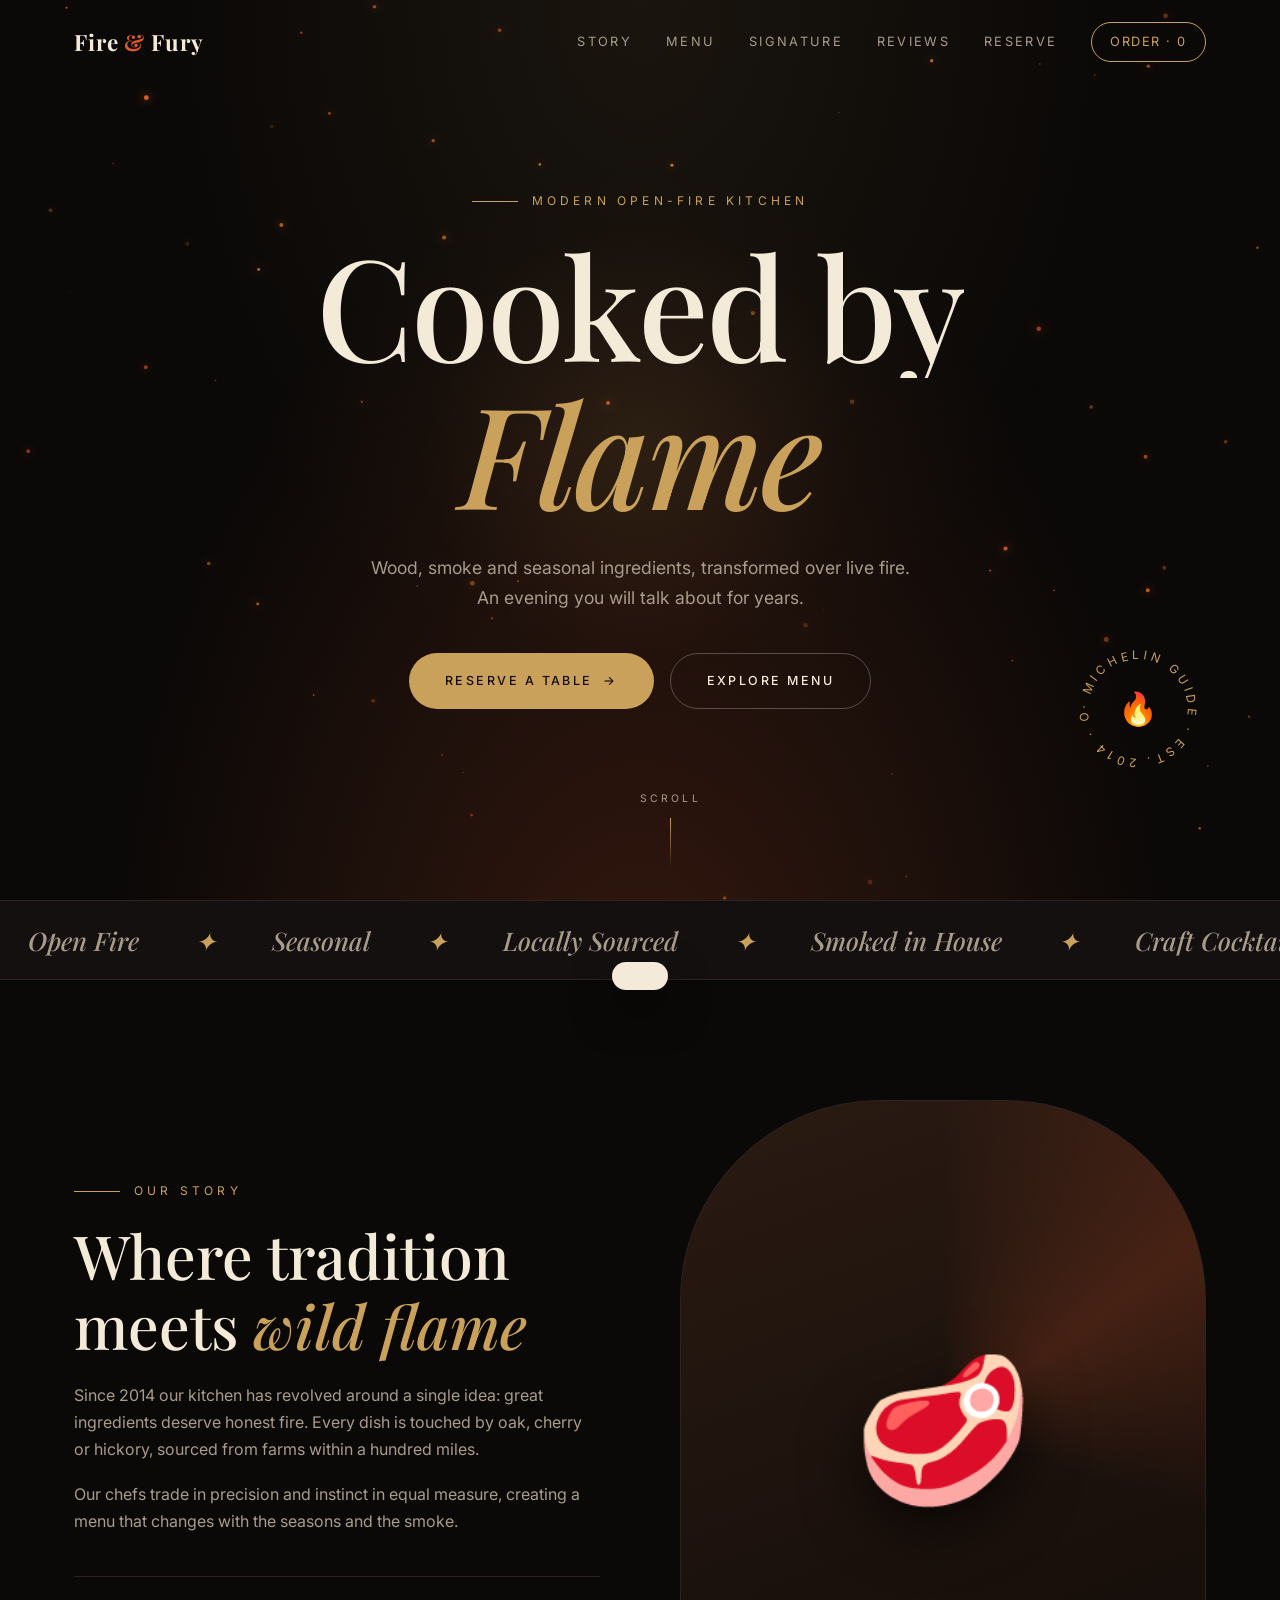
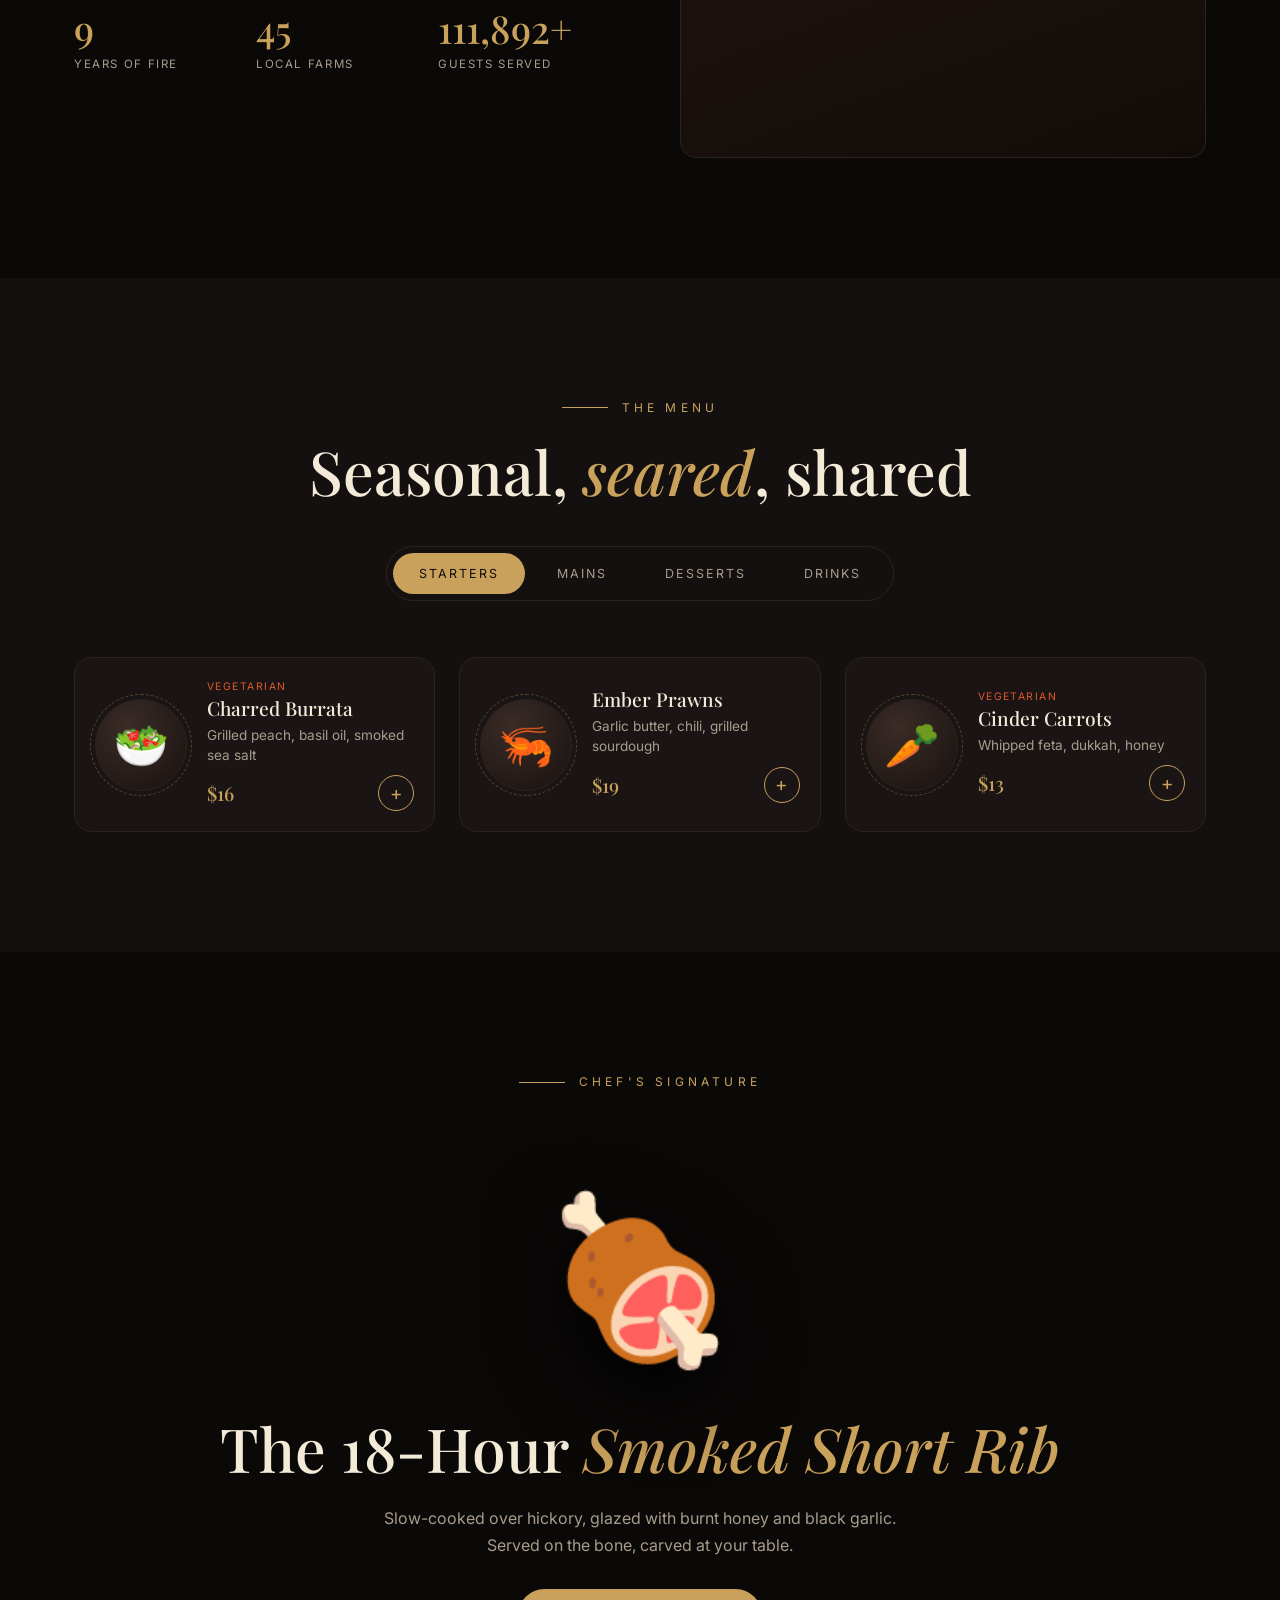
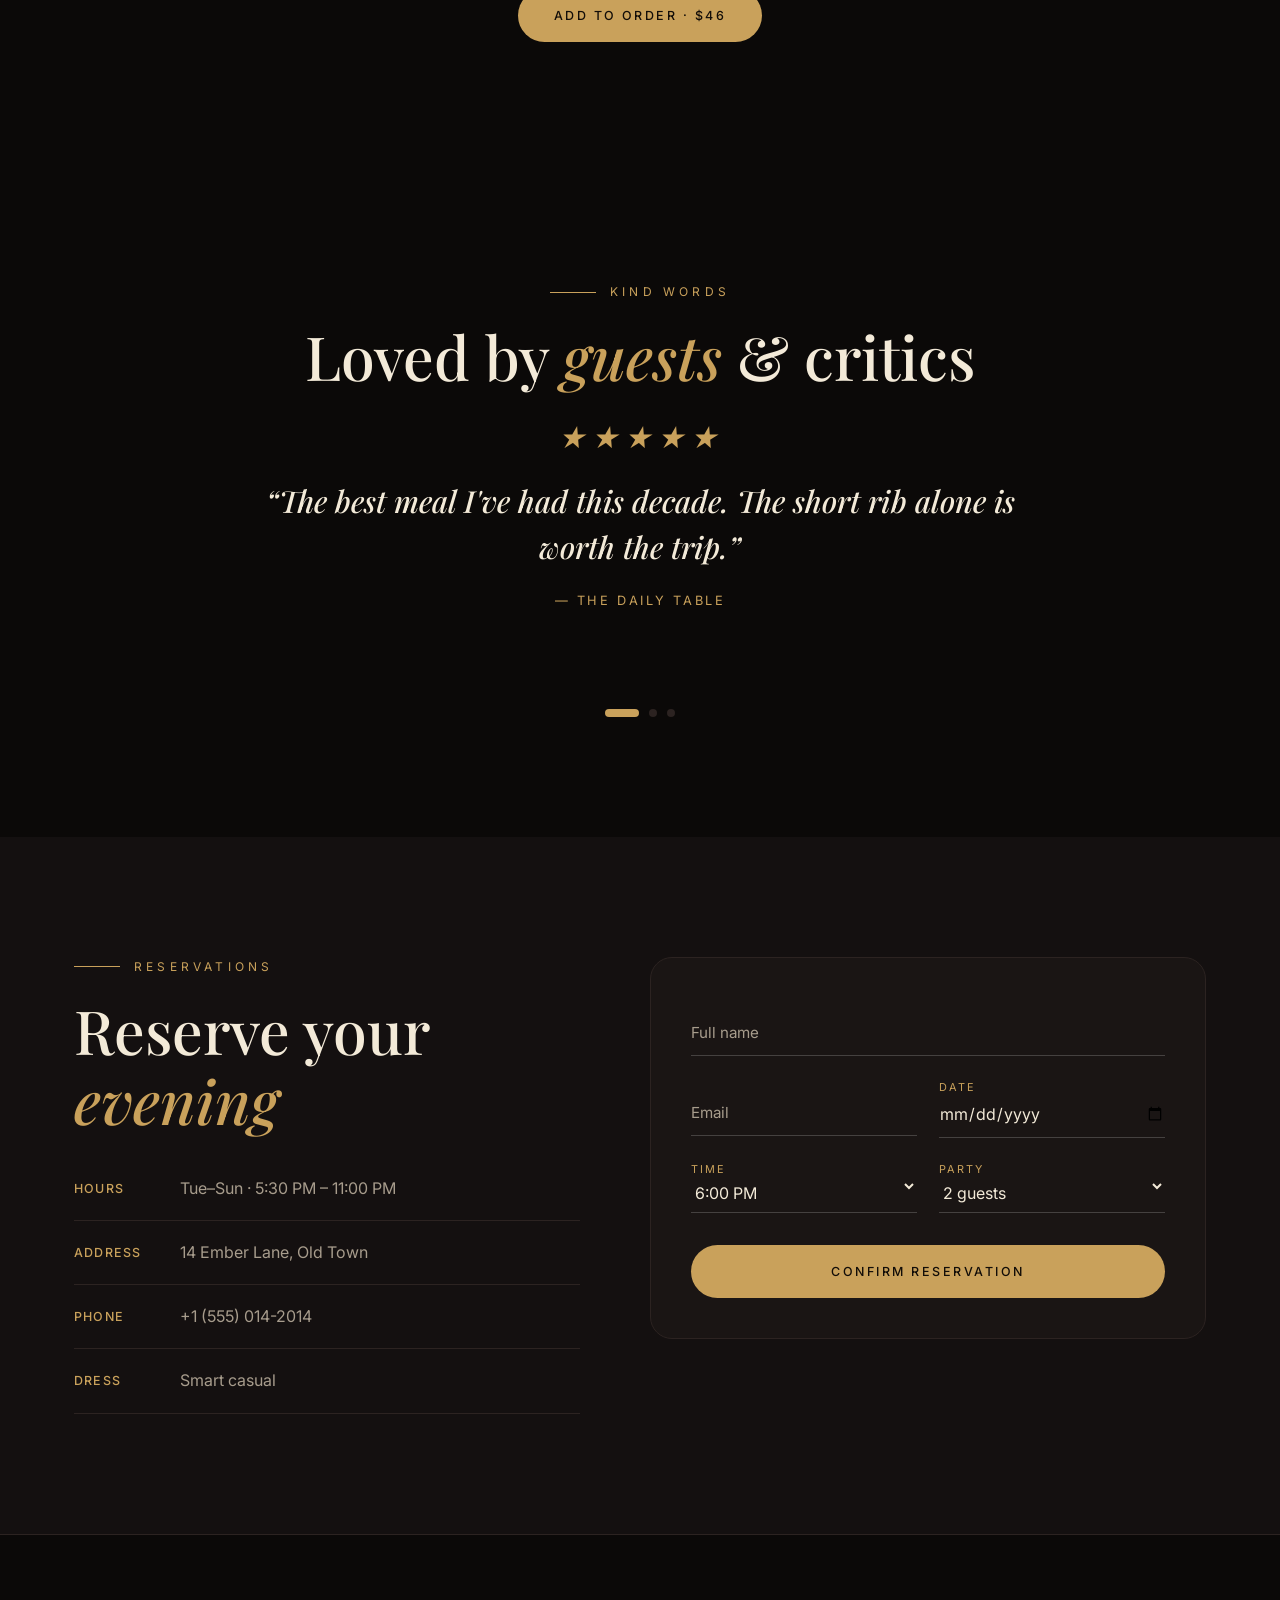
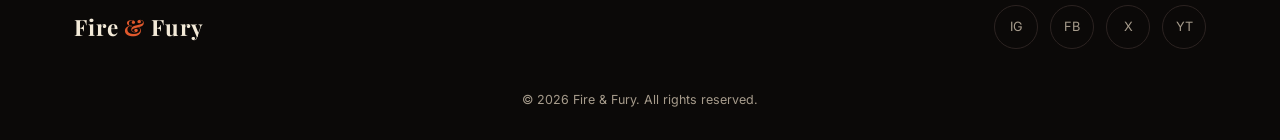
<file: v2-backup.html>
<!doctype html>
<html lang="en">
<head>
<meta charset="utf-8">
<meta name="viewport" content="width=device-width, initial-scale=1">
<title>Fire & Fury — Modern Fire Kitchen</title>
<meta name="description" content="Fire & Fury is a modern open-fire kitchen. Seasonal menu, craft cocktails, unforgettable evenings.">
<link rel="preconnect" href="https://fonts.googleapis.com">
<link href="https://fonts.googleapis.com/css2?family=Inter:wght@300;400;500;600&family=Playfair+Display:ital,wght@0,500;0,700;1,500&display=swap" rel="stylesheet">
<style>
:root{
  --bg:#0b0908;--bg2:#141010;--card:#1a1514;--line:#2c2321;
  --cream:#f3ead8;--mute:#a79c8c;--gold:#c9a15b;--ember:#e0582c;
  --ease:cubic-bezier(.22,1,.36,1);
}
*{box-sizing:border-box;margin:0;padding:0}
html{scroll-behavior:smooth;scroll-padding-top:80px}
body{background:var(--bg);color:var(--cream);font:400 16px/1.7 'Inter',sans-serif;overflow-x:hidden}
h1,h2,h3,.serif{font-family:'Playfair Display',serif;font-weight:500}
a{color:inherit;text-decoration:none}
button{font:inherit;color:inherit;border:0;background:none;cursor:pointer}
::selection{background:var(--gold);color:#000}
.wrap{max-width:1180px;margin:auto;padding:0 24px}
section{padding:120px 0;position:relative}

/* ---------- loader ---------- */
#loader{position:fixed;inset:0;background:var(--bg);z-index:1000;display:grid;place-items:center;transition:transform 1s var(--ease)}
#loader.done{transform:translateY(-100%)}
#loader .l{font:italic 500 2.2rem 'Playfair Display';letter-spacing:.05em;text-align:center}
#loader .l i{display:block;height:1px;background:var(--gold);margin-top:14px;transform-origin:left;animation:bar 1.4s var(--ease) forwards;transform:scaleX(0)}
@keyframes bar{to{transform:scaleX(1)}}
#loader .l span{display:inline-block;opacity:0;transform:translateY(20px);animation:up .8s var(--ease) forwards}
@keyframes up{to{opacity:1;transform:none}}

/* ---------- progress + glow ---------- */
#prog{position:fixed;top:0;left:0;height:2px;width:0;background:linear-gradient(90deg,var(--ember),var(--gold));z-index:200}
#glow{position:fixed;width:500px;height:500px;border-radius:50%;pointer-events:none;z-index:0;
  background:radial-gradient(circle,#c9a15b18,transparent 65%);transform:translate(-50%,-50%);left:50%;top:50%;transition:opacity .4s}

/* ---------- nav ---------- */
nav{position:fixed;top:0;left:0;right:0;z-index:100;padding:22px 0;transition:all .5s var(--ease)}
nav.stuck{padding:12px 0;background:#0b0908d9;backdrop-filter:blur(14px);border-bottom:1px solid var(--line)}
nav .wrap{display:flex;align-items:center;justify-content:space-between}
.logo{font:700 1.4rem 'Playfair Display';letter-spacing:.04em}
.logo b{color:var(--ember);display:inline-block;transition:transform .6s var(--ease)}
.logo:hover b{transform:rotate(360deg) scale(1.2)}
.links{display:flex;gap:34px;align-items:center}
.links a.l{font-size:.8rem;letter-spacing:.18em;text-transform:uppercase;color:var(--mute);position:relative;padding:4px 0;transition:color .3s}
.links a.l::after{content:"";position:absolute;left:0;bottom:0;height:1px;width:100%;background:var(--gold);transform:scaleX(0);transform-origin:right;transition:transform .45s var(--ease)}
.links a.l:hover,.links a.l.on{color:var(--cream)}
.links a.l:hover::after,.links a.l.on::after{transform:scaleX(1);transform-origin:left}
#cartBtn{position:relative;border:1px solid var(--gold);padding:8px 18px;border-radius:40px;font-size:.8rem;letter-spacing:.12em;text-transform:uppercase;color:var(--gold);overflow:hidden;transition:color .4s}
#cartBtn::before{content:"";position:absolute;inset:0;background:var(--gold);transform:translateY(100%);transition:transform .45s var(--ease);z-index:-1}
#cartBtn{z-index:0}
#cartBtn:hover{color:#000}#cartBtn:hover::before{transform:none}
#cartBtn.bump{animation:bump .5s var(--ease)}
@keyframes bump{40%{transform:scale(1.2)}}
.burger{display:none;width:28px;height:18px;position:relative}
.burger i{position:absolute;left:0;right:0;height:2px;background:var(--cream);transition:all .4s var(--ease)}
.burger i:nth-child(1){top:0}.burger i:nth-child(2){top:8px}.burger i:nth-child(3){top:16px}
.burger.x i:nth-child(1){top:8px;transform:rotate(45deg)}.burger.x i:nth-child(2){opacity:0;transform:translateX(10px)}.burger.x i:nth-child(3){top:8px;transform:rotate(-45deg)}

/* ---------- buttons ---------- */
.btn{position:relative;display:inline-flex;align-items:center;gap:10px;padding:16px 36px;border-radius:50px;font-size:.78rem;letter-spacing:.2em;text-transform:uppercase;font-weight:500;overflow:hidden;transition:transform .4s var(--ease),box-shadow .4s;isolation:isolate}
.btn.p{background:var(--gold);color:#120d08}
.btn.g{border:1px solid #ffffff40;color:var(--cream)}
.btn::before{content:"";position:absolute;inset:0;background:var(--ember);transform:translateY(101%);transition:transform .5s var(--ease);z-index:-1;border-radius:inherit}
.btn:hover{transform:translateY(-3px);box-shadow:0 14px 30px -10px #c9a15b66}
.btn:hover::before{transform:none}.btn.p:hover{color:#fff}
.btn .ar{transition:transform .4s var(--ease)}.btn:hover .ar{transform:translateX(6px)}

/* ---------- reveal ---------- */
[data-r]{opacity:0;transition:opacity 1s var(--ease),transform 1s var(--ease);transition-delay:calc(var(--d,0) * 1ms)}
[data-r=up]{transform:translateY(50px)}
[data-r=left]{transform:translateX(-60px)}
[data-r=right]{transform:translateX(60px)}
[data-r=zoom]{transform:scale(.88)}
[data-r].in{opacity:1;transform:none}
.eyebrow{font-size:.75rem;letter-spacing:.35em;text-transform:uppercase;color:var(--gold);display:flex;align-items:center;gap:14px;margin-bottom:18px}
.eyebrow::before{content:"";width:0;height:1px;background:var(--gold);transition:width 1.2s var(--ease) .3s}
.eyebrow.in::before{width:46px}
h2.t{font-size:clamp(2.2rem,5vw,3.8rem);line-height:1.15;margin-bottom:22px}
h2.t em{color:var(--gold);font-style:italic}
.center{text-align:center}.center .eyebrow{justify-content:center}

/* ---------- hero ---------- */
.hero{min-height:100vh;display:grid;place-items:center;text-align:center;overflow:hidden;padding:0}
.hero::after{content:"";position:absolute;inset:0;background:radial-gradient(ellipse at 50% 120%,#e0582c33,transparent 60%),radial-gradient(ellipse at 50% 0%,#c9a15b14,transparent 55%)}
#embers{position:absolute;inset:0;width:100%;height:100%}
.hero .in-w{position:relative;z-index:2;padding:0 24px}
.hero .eyebrow{justify-content:center;opacity:0;animation:up 1s var(--ease) 1.8s forwards}
.hero h1{font-size:clamp(3.4rem,11vw,9rem);line-height:.95;letter-spacing:-.02em}
.hero h1 .ln{display:block;overflow:hidden;padding:.05em 0}
.hero h1 .ch{display:inline-block;transform:translateY(110%) rotate(8deg);animation:ch 1.1s var(--ease) forwards;animation-delay:calc(1.9s + var(--i) * 45ms)}
@keyframes ch{to{transform:none}}
.hero h1 .ln:last-child{font-style:italic;color:var(--gold)}
.hero p{max-width:540px;margin:28px auto 40px;color:var(--mute);font-size:1.1rem;opacity:0;animation:up 1s var(--ease) 2.7s forwards}
.hero .cta{display:flex;gap:16px;justify-content:center;flex-wrap:wrap;opacity:0;animation:up 1s var(--ease) 2.9s forwards}
.scroll{position:absolute;bottom:32px;left:50%;transform:translateX(-50%);z-index:2;font-size:.65rem;letter-spacing:.3em;text-transform:uppercase;color:var(--mute);display:flex;flex-direction:column;align-items:center;gap:10px;opacity:0;animation:up 1s 3.4s forwards}
.scroll i{width:1px;height:50px;background:linear-gradient(var(--gold),transparent);transform-origin:top;animation:drip 2s ease-in-out infinite}
@keyframes drip{0%{transform:scaleY(0)}50%{transform:scaleY(1)}100%{transform:scaleY(1);opacity:0}}
.badge{position:absolute;right:6vw;bottom:14vh;width:130px;height:130px;z-index:2;opacity:0;animation:up 1s 3.2s forwards}
.badge svg{width:100%;height:100%;animation:rot 18s linear infinite}
.badge span{position:absolute;inset:0;display:grid;place-items:center;font-size:2rem}
@keyframes rot{to{transform:rotate(360deg)}}

/* ---------- marquee ---------- */
.mq{border-block:1px solid var(--line);overflow:hidden;padding:22px 0;background:var(--bg2)}
.mq div{display:flex;width:max-content;animation:mq 30s linear infinite}
.mq:hover div{animation-play-state:paused}
.mq span{font:italic 500 1.6rem 'Playfair Display';color:var(--mute);padding:0 28px;white-space:nowrap}
.mq span:nth-child(even){color:var(--gold)}
@keyframes mq{to{transform:translateX(-50%)}}

/* ---------- about ---------- */
.about .grid{display:grid;grid-template-columns:1fr 1fr;gap:80px;align-items:center}
.about p{color:var(--mute);margin-bottom:18px}
.frame{position:relative;aspect-ratio:4/5;border-radius:200px 200px 16px 16px;overflow:hidden;background:linear-gradient(160deg,#2a1a12,#120c09);display:grid;place-items:center;border:1px solid var(--line)}
.frame::before{content:"";position:absolute;inset:-50%;background:conic-gradient(from 0deg,transparent,#e0582c33,transparent 30%);animation:rot 8s linear infinite}
.frame .big{position:relative;font-size:9rem;animation:float 5s ease-in-out infinite;filter:drop-shadow(0 20px 30px #000a)}
@keyframes float{50%{transform:translateY(-18px) rotate(4deg)}}
.stats{display:grid;grid-template-columns:repeat(3,1fr);gap:20px;margin-top:40px;padding-top:30px;border-top:1px solid var(--line)}
.stats b{font:500 2.4rem 'Playfair Display';color:var(--gold);display:block;line-height:1.1}
.stats small{font-size:.72rem;letter-spacing:.14em;text-transform:uppercase;color:var(--mute)}

/* ---------- menu ---------- */
.menu{background:var(--bg2)}
.tabs{display:flex;justify-content:center;gap:6px;position:relative;margin:40px auto 56px;width:fit-content;max-width:100%;padding:6px;border:1px solid var(--line);border-radius:50px;flex-wrap:wrap}
.tabs button{position:relative;z-index:1;padding:10px 26px;border-radius:40px;font-size:.78rem;letter-spacing:.16em;text-transform:uppercase;color:var(--mute);transition:color .4s}
.tabs button.on{color:#120d08}
#pill{position:absolute;z-index:0;top:6px;bottom:6px;border-radius:40px;background:var(--gold);transition:all .6s var(--ease)}
.items{display:grid;grid-template-columns:repeat(auto-fill,minmax(320px,1fr));gap:24px}
.item{display:flex;gap:20px;align-items:center;background:var(--card);border:1px solid var(--line);border-radius:18px;padding:20px;position:relative;overflow:hidden;opacity:0;animation:up .8s var(--ease) forwards;animation-delay:calc(var(--i) * 90ms);transition:transform .5s var(--ease),border-color .4s,box-shadow .5s}
.item::before{content:"";position:absolute;inset:0;background:radial-gradient(circle at var(--mx,50%) var(--my,50%),#c9a15b22,transparent 55%);opacity:0;transition:opacity .4s}
.item:hover{transform:translateY(-6px);border-color:#c9a15b66;box-shadow:0 24px 40px -20px #000}
.item:hover::before{opacity:1}
.plate{flex:none;width:92px;height:92px;border-radius:50%;display:grid;place-items:center;font-size:2.8rem;background:radial-gradient(circle at 35% 30%,#3a2c27,#18110f);border:1px solid var(--line);position:relative;transition:transform .7s var(--ease)}
.plate::after{content:"";position:absolute;inset:-6px;border-radius:50%;border:1px dashed #c9a15b55;animation:rot 16s linear infinite}
.item:hover .plate{transform:scale(1.1) rotate(-12deg)}
.item h3{font-size:1.2rem;line-height:1.3}
.item p{font-size:.85rem;color:var(--mute);line-height:1.5;margin:4px 0 10px}
.row{display:flex;align-items:center;justify-content:space-between;gap:10px}
.price{color:var(--gold);font:500 1.2rem 'Playfair Display'}
.add{width:36px;height:36px;border-radius:50%;border:1px solid var(--gold);color:var(--gold);font-size:1.2rem;line-height:1;transition:all .4s var(--ease)}
.add:hover{background:var(--gold);color:#000;transform:rotate(90deg) scale(1.1)}
.tag{font-size:.65rem;letter-spacing:.14em;text-transform:uppercase;color:var(--ember)}

/* ---------- signature ---------- */
.sig{overflow:hidden;text-align:center}
.sig .ghost{position:absolute;left:50%;top:50%;transform:translate(-50%,-50%);font:italic 500 clamp(8rem,28vw,24rem);color:#ffffff05;white-space:nowrap;pointer-events:none;user-select:none;will-change:transform}
.sig .dish{font-size:10rem;display:inline-block;animation:float 6s ease-in-out infinite;filter:drop-shadow(0 30px 40px #000)}
.sig p{max-width:520px;margin:0 auto 30px;color:var(--mute)}
.steam{display:flex;justify-content:center;gap:14px;height:50px;margin-bottom:-20px}
.steam i{width:6px;height:40px;border-radius:6px;background:linear-gradient(transparent,#ffffff55,transparent);animation:steam 3s ease-in-out infinite;opacity:0}
.steam i:nth-child(2){animation-delay:.6s}.steam i:nth-child(3){animation-delay:1.2s}
@keyframes steam{0%{transform:translateY(20px) scaleY(.4);opacity:0}50%{opacity:.8}100%{transform:translateY(-30px) scaleY(1.2) translateX(8px);opacity:0}}

/* ---------- testimonials ---------- */
.tm{max-width:760px;margin:auto;text-align:center;position:relative;min-height:260px}
.tm blockquote{position:absolute;inset:0;font:italic 500 clamp(1.3rem,3vw,1.9rem)/1.5 'Playfair Display';opacity:0;transform:translateX(40px);transition:all .9s var(--ease);pointer-events:none}
.tm blockquote.on{opacity:1;transform:none;pointer-events:auto;position:relative}
.tm cite{display:block;margin-top:24px;font:400 .8rem 'Inter';letter-spacing:.2em;text-transform:uppercase;color:var(--gold);font-style:normal}
.stars{color:var(--gold);letter-spacing:6px;margin-bottom:20px}
.dots{display:flex;gap:10px;justify-content:center;margin-top:36px}
.dots button{width:8px;height:8px;border-radius:8px;background:var(--line);transition:all .5s var(--ease)}
.dots button.on{width:34px;background:var(--gold)}

/* ---------- reserve ---------- */
.reserve{background:var(--bg2)}
.res{display:grid;grid-template-columns:1fr 1.1fr;gap:70px;align-items:start}
.info li{list-style:none;display:flex;gap:16px;padding:18px 0;border-bottom:1px solid var(--line);color:var(--mute);transition:padding .4s var(--ease),color .3s}
.info li:hover{padding-left:12px;color:var(--cream)}
.info li b{color:var(--gold);font-weight:500;min-width:90px;letter-spacing:.1em;text-transform:uppercase;font-size:.78rem;padding-top:3px}
form{background:var(--card);border:1px solid var(--line);padding:40px;border-radius:22px;position:relative;overflow:hidden;display:grid;grid-template-columns:1fr 1fr;gap:22px}
.f{position:relative}.f.full{grid-column:1/-1}
.f input,.f select{width:100%;background:transparent;border:0;border-bottom:1px solid #ffffff30;color:var(--cream);padding:22px 0 8px;font:inherit;outline:0;border-radius:0}
.f select option{color:#000}
.f label{position:absolute;left:0;top:22px;color:var(--mute);pointer-events:none;transition:all .4s var(--ease);font-size:.95rem}
.f input:focus+label,.f input:not(:placeholder-shown)+label,.f select+label{top:0;font-size:.68rem;letter-spacing:.18em;text-transform:uppercase;color:var(--gold)}
.f::after{content:"";position:absolute;left:0;bottom:0;height:1px;width:100%;background:var(--gold);transform:scaleX(0);transition:transform .6s var(--ease)}
.f:focus-within::after{transform:scaleX(1)}
.f.err{animation:shake .5s}.f.err::after{background:var(--ember);transform:scaleX(1)}
@keyframes shake{25%{transform:translateX(-8px)}75%{transform:translateX(8px)}}
form .btn{grid-column:1/-1;justify-content:center;margin-top:10px}
.ok{position:absolute;inset:0;background:var(--card);display:grid;place-content:center;text-align:center;gap:14px;opacity:0;pointer-events:none;transition:opacity .6s}
.ok.show{opacity:1;pointer-events:auto}
.ok svg{width:90px;margin:auto}
.ok circle,.ok path{fill:none;stroke:var(--gold);stroke-width:3;stroke-dasharray:300;stroke-dashoffset:300}
.ok.show circle{animation:dash 1s var(--ease) forwards}.ok.show path{animation:dash .7s var(--ease) .7s forwards}
@keyframes dash{to{stroke-dashoffset:0}}

/* ---------- footer ---------- */
footer{padding:70px 0 30px;border-top:1px solid var(--line)}
.ft{display:flex;justify-content:space-between;gap:30px;flex-wrap:wrap;align-items:center}
.soc{display:flex;gap:12px}
.soc a{width:44px;height:44px;border:1px solid var(--line);border-radius:50%;display:grid;place-items:center;font-size:.8rem;color:var(--mute);transition:all .5s var(--ease)}
.soc a:hover{background:var(--gold);color:#000;transform:translateY(-6px) rotate(360deg);border-color:var(--gold)}
.copy{margin-top:40px;font-size:.78rem;color:var(--mute);text-align:center}

/* ---------- cart ---------- */
#shade{position:fixed;inset:0;background:#000a;opacity:0;pointer-events:none;transition:opacity .5s;z-index:300}
#shade.on{opacity:1;pointer-events:auto}
#cart{position:fixed;top:0;right:0;bottom:0;width:min(420px,100vw);background:var(--bg2);border-left:1px solid var(--line);z-index:400;transform:translateX(100%);transition:transform .7s var(--ease);padding:32px;display:flex;flex-direction:column}
#cart.open{transform:none}
#cart header{display:flex;justify-content:space-between;align-items:center;margin-bottom:20px}
#cart header h3{font-size:1.6rem}
#cx{font-size:1.8rem;transition:transform .5s var(--ease)}#cx:hover{transform:rotate(180deg);color:var(--ember)}
#list{flex:1;overflow:auto;list-style:none}
#list li{display:flex;align-items:center;gap:14px;padding:16px 0;border-bottom:1px solid var(--line);animation:slidein .6s var(--ease);transition:all .5s var(--ease);overflow:hidden;max-height:100px}
#list li.out{opacity:0;transform:translateX(60px);max-height:0;padding:0}
@keyframes slidein{from{opacity:0;transform:translateX(40px)}}
#list .n{flex:1;line-height:1.3}
.q{display:flex;align-items:center;gap:10px}
.q button{width:26px;height:26px;border:1px solid var(--line);border-radius:50%;transition:all .3s}.q button:hover{border-color:var(--gold);color:var(--gold);transform:scale(1.15)}
.empty{text-align:center;color:var(--mute);padding:60px 0}
.tot{display:flex;justify-content:space-between;font:500 1.5rem 'Playfair Display';padding:20px 0}
.tot span:last-child{color:var(--gold)}
#cart .btn{justify-content:center;width:100%}

/* ---------- misc ---------- */
#toast{position:fixed;left:50%;bottom:30px;transform:translate(-50%,120px);background:var(--cream);color:#120d08;padding:14px 28px;border-radius:50px;font-size:.9rem;z-index:600;transition:transform .6s var(--ease);box-shadow:0 20px 40px #0008}
#toast.show{transform:translate(-50%,0)}
#top{position:fixed;right:24px;bottom:24px;width:50px;height:50px;border-radius:50%;background:var(--gold);color:#000;z-index:150;display:grid;place-items:center;transform:scale(0) rotate(-180deg);transition:transform .6s var(--ease)}
#top.show{transform:none}#top:hover{transform:translateY(-5px)}
.fly{position:fixed;z-index:700;font-size:2rem;pointer-events:none}

@media(max-width:900px){
  section{padding:80px 0}
  .about .grid,.res{grid-template-columns:1fr;gap:50px}
  .links a.l{display:none}.burger{display:block}
  .links.open{position:fixed;inset:0;background:var(--bg);flex-direction:column;justify-content:center;gap:28px;z-index:99}
  .links.open a.l{display:block;font-size:1.2rem}
  form{grid-template-columns:1fr;padding:28px}.badge{display:none}
}
@media(prefers-reduced-motion:reduce){*,*::before,*::after{animation-duration:.01ms!important;animation-iteration-count:1!important;transition-duration:.01ms!important}}
</style>
</head>
<body>

<div id="loader"><div class="l"><span>Fire & Fury</span><i></i></div></div>
<div id="prog"></div><div id="glow"></div>

<nav id="nav"><div class="wrap">
  <a href="#top-" class="logo">Fire <b>&</b> Fury</a>
  <div class="links" id="links">
    <a class="l" href="#about">Story</a><a class="l" href="#menu">Menu</a><a class="l" href="#signature">Signature</a><a class="l" href="#reviews">Reviews</a><a class="l" href="#reserve">Reserve</a>
    <button id="cartBtn">Order · <span id="cnt">0</span></button>
  </div>
  <button class="burger" id="burger" aria-label="Menu"><i></i><i></i><i></i></button>
</div></nav>

<header class="hero" id="top-">
  <canvas id="embers"></canvas>
  <div class="in-w">
    <div class="eyebrow">Modern Open-Fire Kitchen</div>
    <h1 id="h1"><span class="ln">Cooked by</span><span class="ln">Flame</span></h1>
    <p>Wood, smoke and seasonal ingredients, transformed over live fire. An evening you will talk about for years.</p>
    <div class="cta"><a href="#reserve" class="btn p">Reserve a Table <span class="ar">→</span></a><a href="#menu" class="btn g">Explore Menu</a></div>
  </div>
  <div class="badge"><svg viewBox="0 0 120 120"><defs><path id="c" d="M60,60 m-46,0 a46,46 0 1,1 92,0 a46,46 0 1,1 -92,0"/></defs><text font-size="11" letter-spacing="3.6" fill="#c9a15b" font-family="Inter"><textPath href="#c">· MICHELIN GUIDE · EST. 2014 · OPEN FIRE ·</textPath></text></svg><span>🔥</span></div>
  <div class="scroll">Scroll<i></i></div>
</header>

<div class="mq"><div id="mq"></div></div>

<section class="about" id="about"><div class="wrap grid">
  <div>
    <div class="eyebrow" data-r="up">Our Story</div>
    <h2 class="t" data-r="up" data-d="100">Where tradition meets <em>wild flame</em></h2>
    <p data-r="up" data-d="200">Since 2014 our kitchen has revolved around a single idea: great ingredients deserve honest fire. Every dish is touched by oak, cherry or hickory, sourced from farms within a hundred miles.</p>
    <p data-r="up" data-d="300">Our chefs trade in precision and instinct in equal measure, creating a menu that changes with the seasons and the smoke.</p>
    <div class="stats" data-r="up" data-d="400">
      <div><b data-n="10">0</b><small>Years of fire</small></div>
      <div><b data-n="48">0</b><small>Local farms</small></div>
      <div><b data-n="120000" data-s="+">0</b><small>Guests served</small></div>
    </div>
  </div>
  <div class="frame" data-r="zoom" data-d="200"><span class="big">🥩</span></div>
</div></section>

<section class="menu" id="menu"><div class="wrap">
  <div class="center">
    <div class="eyebrow" data-r="up">The Menu</div>
    <h2 class="t" data-r="up" data-d="100">Seasonal, <em>seared</em>, shared</h2>
  </div>
  <div class="tabs" id="tabs" data-r="up" data-d="200"><span id="pill"></span></div>
  <div class="items" id="items"></div>
</div></section>

<section class="sig" id="signature">
  <div class="ghost" id="ghost">Signature</div>
  <div class="wrap" style="position:relative">
    <div class="eyebrow" data-r="up" style="justify-content:center">Chef's Signature</div>
    <div data-r="zoom" data-d="100"><div class="steam"><i></i><i></i><i></i></div><span class="dish">🍖</span></div>
    <h2 class="t" data-r="up" data-d="200">The 18-Hour <em>Smoked Short Rib</em></h2>
    <p data-r="up" data-d="300">Slow-cooked over hickory, glazed with burnt honey and black garlic. Served on the bone, carved at your table.</p>
    <div data-r="up" data-d="400"><button class="btn p" id="sigAdd">Add to Order · $46</button></div>
  </div>
</section>

<section id="reviews"><div class="wrap">
  <div class="center"><div class="eyebrow" data-r="up">Kind Words</div><h2 class="t" data-r="up" data-d="100">Loved by <em>guests</em> & critics</h2></div>
  <div class="tm" data-r="up" data-d="200" id="tm">
    <blockquote class="on"><div class="stars">★★★★★</div>“The best meal I've had this decade. The short rib alone is worth the trip.”<cite>— The Daily Table</cite></blockquote>
    <blockquote><div class="stars">★★★★★</div>“Theatre, fire and flavour in perfect balance. Service was effortless.”<cite>— Olivia M., Guest</cite></blockquote>
    <blockquote><div class="stars">★★★★★</div>“A new benchmark for open-fire cooking. We booked again before leaving.”<cite>— City Dining Guide</cite></blockquote>
  </div>
  <div class="dots" id="dots"><button class="on"></button><button></button><button></button></div>
</div></section>

<section class="reserve" id="reserve"><div class="wrap res">
  <div>
    <div class="eyebrow" data-r="up">Reservations</div>
    <h2 class="t" data-r="up" data-d="100">Reserve your <em>evening</em></h2>
    <ul class="info">
      <li data-r="left" data-d="200"><b>Hours</b><span>Tue–Sun · 5:30 PM – 11:00 PM</span></li>
      <li data-r="left" data-d="300"><b>Address</b><span>14 Ember Lane, Old Town</span></li>
      <li data-r="left" data-d="400"><b>Phone</b><span>+1 (555) 014-2014</span></li>
      <li data-r="left" data-d="500"><b>Dress</b><span>Smart casual</span></li>
    </ul>
  </div>
  <form id="form" novalidate data-r="right" data-d="200">
    <div class="f full"><input id="fn" placeholder=" " required><label for="fn">Full name</label></div>
    <div class="f"><input id="fe" type="email" placeholder=" " required><label for="fe">Email</label></div>
    <div class="f"><input id="fd" type="date" placeholder=" " required><label for="fd">Date</label></div>
    <div class="f"><select id="ft"><option>6:00 PM</option><option>7:30 PM</option><option>9:00 PM</option></select><label>Time</label></div>
    <div class="f"><select id="fg"><option>2 guests</option><option>3 guests</option><option>4 guests</option><option>5–8 guests</option></select><label>Party</label></div>
    <button class="btn p" type="submit"><span id="sub">Confirm Reservation</span></button>
    <div class="ok" id="ok"><svg viewBox="0 0 100 100"><circle cx="50" cy="50" r="45"/><path d="M28 52l16 16 28-34"/></svg><h3 style="font-size:1.8rem">You're booked</h3><p style="color:var(--mute)" id="okt"></p></div>
  </form>
</div></section>

<footer><div class="wrap">
  <div class="ft"><a class="logo" href="#top-">Fire <b>&</b> Fury</a><div class="soc"><a href="#">IG</a><a href="#">FB</a><a href="#">X</a><a href="#">YT</a></div></div>
  <div class="copy">© 2026 Fire & Fury. All rights reserved.</div>
</div></footer>

<aside id="cart"><header><h3>Your Order</h3><button id="cx" aria-label="Close">×</button></header>
  <ul id="list"></ul>
  <div class="tot"><span>Total</span><span>$<span id="tot">0</span></span></div>
  <button class="btn p" id="chk">Checkout</button>
</aside>
<div id="shade"></div><div id="toast"></div>
<button id="top" aria-label="Back to top">↑</button>

<script>
const $=s=>document.querySelector(s),$$=s=>[...document.querySelectorAll(s)];
const MENU={
 Starters:[["🥗","Charred Burrata","Grilled peach, basil oil, smoked sea salt",16,"Vegetarian"],["🦐","Ember Prawns","Garlic butter, chili, grilled sourdough",19,""],["🥕","Cinder Carrots","Whipped feta, dukkah, honey",13,"Vegetarian"]],
 Mains:[["🍖","Smoked Short Rib","18-hour hickory, burnt honey, black garlic",46,"Signature"],["🐟","Cedar Salmon","Plank-roasted, dill crème fraîche",34,""],["🍗","Fire Roast Chicken","Lemon, thyme, pan jus, crispy skin",29,""],["🥩","Dry-Aged Ribeye","Bone marrow butter, charred shallot",58,"Chef's pick"]],
 Desserts:[["🍮","Burnt Basque Cheesecake","Caramelised top, berry compote",14,""],["🍫","Smoked Chocolate Tart","Sea salt, vanilla cream",13,""],["🍨","Campfire Sundae","Toasted marshmallow, bourbon caramel",12,"Fan favourite"]],
 Drinks:[["🍸","Smoked Old Fashioned","Bourbon, maple, hickory smoke",16,""],["🍷","Cellar Selection","Rotating glass pour, sommelier's choice",15,""],["🍹","Ember Spritz","Blood orange, rosemary, prosecco",14,""]]
};
let cat="Starters",cart={};

/* loader */
addEventListener('load',()=>setTimeout(()=>$('#loader').classList.add('done'),1500));

/* hero split text */
let ci=0;$$('#h1 .ln').forEach(l=>{const t=l.textContent;l.innerHTML=[...t].map(c=>`<span class="ch" style="--i:${ci++}">${c==' '?'&nbsp;':c}</span>`).join('')});

/* marquee */
$('#mq').innerHTML=Array(2).fill(["Open Fire","Seasonal","Locally Sourced","Smoked in House","Craft Cocktails","Chef's Table"].map(x=>`<span>${x}</span><span>✦</span>`).join('')).join('').repeat(2);

/* nav, progress, back-to-top, active link, parallax */
const nav=$('#nav'),prog=$('#prog'),topb=$('#top'),ghost=$('#ghost');
const secs=$$('section[id]');
addEventListener('scroll',()=>{
  const y=scrollY,h=document.documentElement.scrollHeight-innerHeight;
  prog.style.width=(y/h*100)+'%';
  nav.classList.toggle('stuck',y>40);topb.classList.toggle('show',y>700);
  let cur='';secs.forEach(s=>{if(y>=s.offsetTop-200)cur=s.id});
  $$('.links a.l').forEach(a=>a.classList.toggle('on',a.getAttribute('href')==='#'+cur));
  const r=$('#signature').getBoundingClientRect();ghost.style.transform=`translate(calc(-50% + ${r.top*.25}px),-50%)`;
},{passive:true});
topb.onclick=()=>scrollTo({top:0});
$('#burger').onclick=e=>{e.currentTarget.classList.toggle('x');$('#links').classList.toggle('open')};
$$('.links a').forEach(a=>a.addEventListener('click',()=>{$('#burger').classList.remove('x');$('#links').classList.remove('open')}));

/* cursor glow */
addEventListener('mousemove',e=>{const g=$('#glow');g.style.left=e.clientX+'px';g.style.top=e.clientY+'px'});

/* scroll reveal + counters */
const io=new IntersectionObserver(es=>es.forEach(x=>{if(x.isIntersecting){x.target.classList.add('in');io.unobserve(x.target)}}),{threshold:.15});
$$('[data-r],.eyebrow').forEach(el=>{el.style.setProperty('--d',el.dataset.d||0);io.observe(el)});
const co=new IntersectionObserver(es=>es.forEach(x=>{if(!x.isIntersecting)return;co.unobserve(x.target);const el=x.target,n=+el.dataset.n,s=el.dataset.s||'',t0=performance.now();
  (function f(t){const p=Math.min((t-t0)/1800,1),e=1-Math.pow(1-p,4);el.textContent=Math.round(n*e).toLocaleString()+s;if(p<1)requestAnimationFrame(f)})(t0)}),{threshold:.6});
$$('[data-n]').forEach(el=>co.observe(el));

/* item spotlight */
document.addEventListener('mousemove',e=>{const c=e.target.closest('.item');if(!c)return;const r=c.getBoundingClientRect();c.style.setProperty('--mx',(e.clientX-r.left)+'px');c.style.setProperty('--my',(e.clientY-r.top)+'px')});

/* menu */
const pill=$('#pill');
$('#tabs').insertAdjacentHTML('beforeend',Object.keys(MENU).map(k=>`<button data-k="${k}">${k}</button>`).join(''));
function movePill(){const b=$('#tabs button.on');if(!b)return;pill.style.left=b.offsetLeft+'px';pill.style.width=b.offsetWidth+'px'}
function renderMenu(){
  $$('#tabs button').forEach(b=>b.classList.toggle('on',b.dataset.k===cat));movePill();
  $('#items').innerHTML=MENU[cat].map((m,i)=>`<div class="item" style="--i:${i}"><div class="plate">${m[0]}</div><div style="flex:1"><div class="tag">${m[4]}</div><h3>${m[1]}</h3><p>${m[2]}</p><div class="row"><span class="price">$${m[3]}</span><button class="add" data-i="${i}" aria-label="Add">+</button></div></div></div>`).join('');
}
$('#tabs').onclick=e=>{const k=e.target.dataset.k;if(k&&k!==cat){cat=k;renderMenu()}};
addEventListener('resize',movePill);
document.fonts.ready.then(renderMenu);renderMenu();

/* cart */
const money=n=>n.toLocaleString();
function bumpBtn(){const b=$('#cartBtn');b.classList.remove('bump');void b.offsetWidth;b.classList.add('bump')}
function add(m,from){
  const k=m[1];cart[k]=cart[k]?{...cart[k],q:cart[k].q+1}:{e:m[0],n:m[1],p:m[3],q:1};
  render();bumpBtn();toast(`${m[1]} added to your order`);
  if(from&&!matchMedia('(prefers-reduced-motion:reduce)').matches){
    const a=from.getBoundingClientRect(),b=$('#cartBtn').getBoundingClientRect(),f=document.createElement('div');
    f.className='fly';f.textContent=m[0];f.style.left=a.left+'px';f.style.top=a.top+'px';document.body.append(f);
    f.animate([{transform:'scale(1)',opacity:1},{transform:`translate(${b.left-a.left}px,${b.top-a.top}px) scale(.3) rotate(360deg)`,opacity:.2}],{duration:800,easing:'cubic-bezier(.5,0,.2,1)'}).onfinish=()=>f.remove();
  }
}
function render(){
  const v=Object.values(cart),count=v.reduce((a,x)=>a+x.q,0);
  $('#cnt').textContent=count;$('#tot').textContent=money(v.reduce((a,x)=>a+x.p*x.q,0));
  $('#list').innerHTML=v.length?v.map(x=>`<li data-k="${x.n}"><span style="font-size:1.8rem">${x.e}</span><div class="n">${x.n}<br><small style="color:var(--gold)">$${x.p}</small></div><div class="q"><button data-a="-">−</button><span>${x.q}</span><button data-a="+">+</button></div></li>`).join(''):'<div class="empty">Your order is empty.<br>Add something delicious.</div>';
}
$('#items').onclick=e=>{const b=e.target.closest('.add');if(b)add(MENU[cat][b.dataset.i],b)};
$('#sigAdd').onclick=e=>add(MENU.Mains[0],e.currentTarget);
$('#list').onclick=e=>{const b=e.target.closest('button[data-a]');if(!b)return;const li=b.closest('li'),k=li.dataset.k,d=b.dataset.a==='+'?1:-1;
  if(cart[k].q+d<1){li.classList.add('out');setTimeout(()=>{delete cart[k];render()},450)}else{cart[k].q+=d;render()}};
const open=o=>{$('#cart').classList.toggle('open',o);$('#shade').classList.toggle('on',o)};
$('#cartBtn').onclick=()=>open(true);$('#cx').onclick=$('#shade').onclick=()=>open(false);
$('#chk').onclick=()=>{if(!Object.keys(cart).length)return toast('Your order is empty');cart={};render();open(false);toast('Thank you — your order has been placed')};
render();

/* toast */
function toast(t){const o=$('#toast');o.textContent=t;o.classList.add('show');clearTimeout(o.t);o.t=setTimeout(()=>o.classList.remove('show'),2600)}

/* testimonials */
let ti=0,tt;const bq=$$('#tm blockquote'),dots=$$('#dots button');
function show(i){ti=i;bq.forEach((b,j)=>b.classList.toggle('on',j===i));dots.forEach((d,j)=>d.classList.toggle('on',j===i))}
function auto(){clearInterval(tt);tt=setInterval(()=>show((ti+1)%bq.length),5500)}
dots.forEach((d,i)=>d.onclick=()=>{show(i);auto()});auto();

/* form */
$('#fd').min=new Date().toISOString().split('T')[0];
$('#form').onsubmit=e=>{e.preventDefault();let bad=false;
  ['fn','fe','fd'].forEach(id=>{const i=$('#'+id),f=i.parentElement;f.classList.remove('err');
    if(!i.value.trim()||(id==='fe'&&!/^\S+@\S+\.\S+$/.test(i.value))){bad=true;void f.offsetWidth;f.classList.add('err')}});
  if(bad)return toast('Please complete the highlighted fields');
  $('#sub').textContent='Confirming…';
  setTimeout(()=>{$('#okt').textContent=`${$('#fg').value} · ${$('#fd').value} · ${$('#ft').value}`;$('#ok').classList.add('show');$('#sub').textContent='Confirm Reservation';
    setTimeout(()=>{$('#ok').classList.remove('show');$('#form').reset()},4500)},1100)};

/* embers */
(function(){const c=$('#embers'),x=c.getContext('2d');let W,H,P=[];
  const rs=()=>{W=c.width=c.offsetWidth;H=c.height=c.offsetHeight};rs();addEventListener('resize',rs);
  const mk=()=>({x:Math.random()*W,y:H+10,r:Math.random()*2+.5,v:Math.random()*.8+.3,s:Math.random()*Math.PI*2,a:Math.random()*.7+.3});
  for(let i=0;i<70;i++){const p=mk();p.y=Math.random()*H;P.push(p)}
  (function loop(){x.clearRect(0,0,W,H);P.forEach((p,i)=>{p.y-=p.v;p.s+=.02;p.x+=Math.sin(p.s)*.5;p.a-=.0012;
    if(p.y<-10||p.a<=0)P[i]=mk();
    x.beginPath();x.fillStyle=`rgba(${224+Math.random()*20},${88+Math.random()*60},44,${p.a})`;x.shadowBlur=10;x.shadowColor='#e0582c';x.arc(p.x,p.y,p.r,0,7);x.fill()});
    requestAnimationFrame(loop)})()})();
</script>
</body>
</html>
</file>
